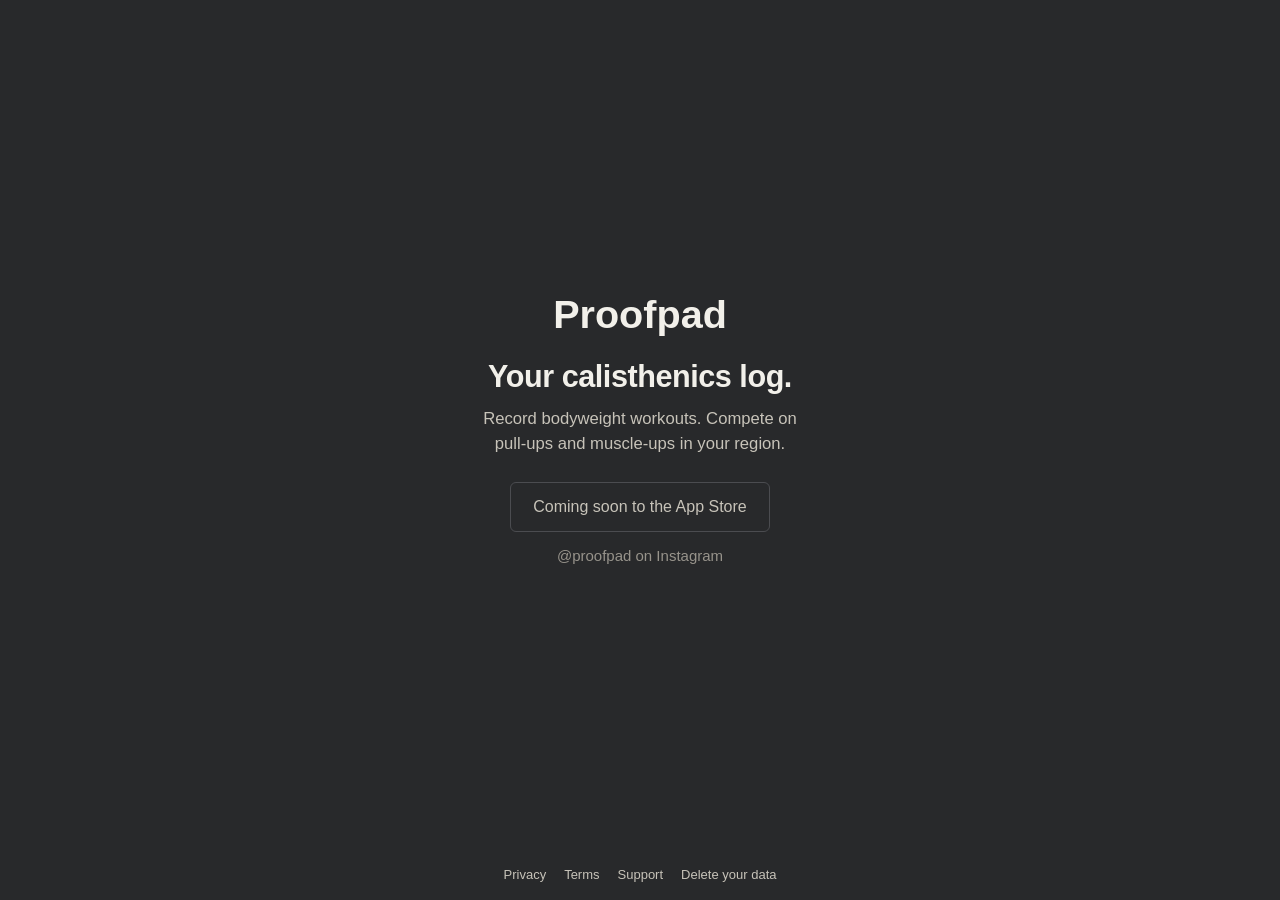
<file: index.html>
<!doctype html>
<html lang="en">
<head>
<meta charset="utf-8">
<meta name="viewport" content="width=device-width,initial-scale=1,viewport-fit=cover">
<meta name="color-scheme" content="dark">
<meta name="theme-color" content="#28292B">
<title>Proofpad — Your calisthenics log.</title>
<meta name="description" content="Proofpad is a calisthenics workout log for iPhone. Record bodyweight workouts. Compete on pull-ups and muscle-ups in your region.">
<meta property="og:title" content="Proofpad — Your calisthenics log.">
<meta property="og:description" content="Record bodyweight workouts. Compete on pull-ups and muscle-ups in your region. Coming soon to the App Store.">
<meta property="og:url" content="https://proofpad.co/">
<meta property="og:type" content="website">
<link rel="icon" href="/favicon.ico" sizes="32x32">
<link rel="icon" type="image/png" href="/icon-192.png" sizes="192x192">
<link rel="icon" type="image/png" href="/icon-512.png" sizes="512x512">
<link rel="apple-touch-icon" href="/apple-touch-icon.png">
<link rel="stylesheet" href="style.css?v=3">
</head>
<body class="home">

<main>
  <p class="wordmark">Proofpad</p>
  <div class="stack">
    <h1 class="lede">Your calisthenics log.</h1>
    <p class="sub">Record bodyweight workouts. Compete on pull-ups and muscle-ups in your region.</p>
  </div>
  <div class="cta">
    <!-- The App Store badge drops in here on launch day: Apple's official
         white SVG, nothing else on the page moves. -->
    <p class="slot">Coming soon to the App Store</p>
    <a class="ig" href="https://www.instagram.com/proofpad/">@proofpad on Instagram</a>
  </div>
</main>

<footer>
  <a href="/privacy">Privacy</a>
  <a href="/terms">Terms</a>
  <a href="/support">Support</a>
  <a href="/privacy#delete">Delete your data</a>
</footer>

</body>
</html>
</file>
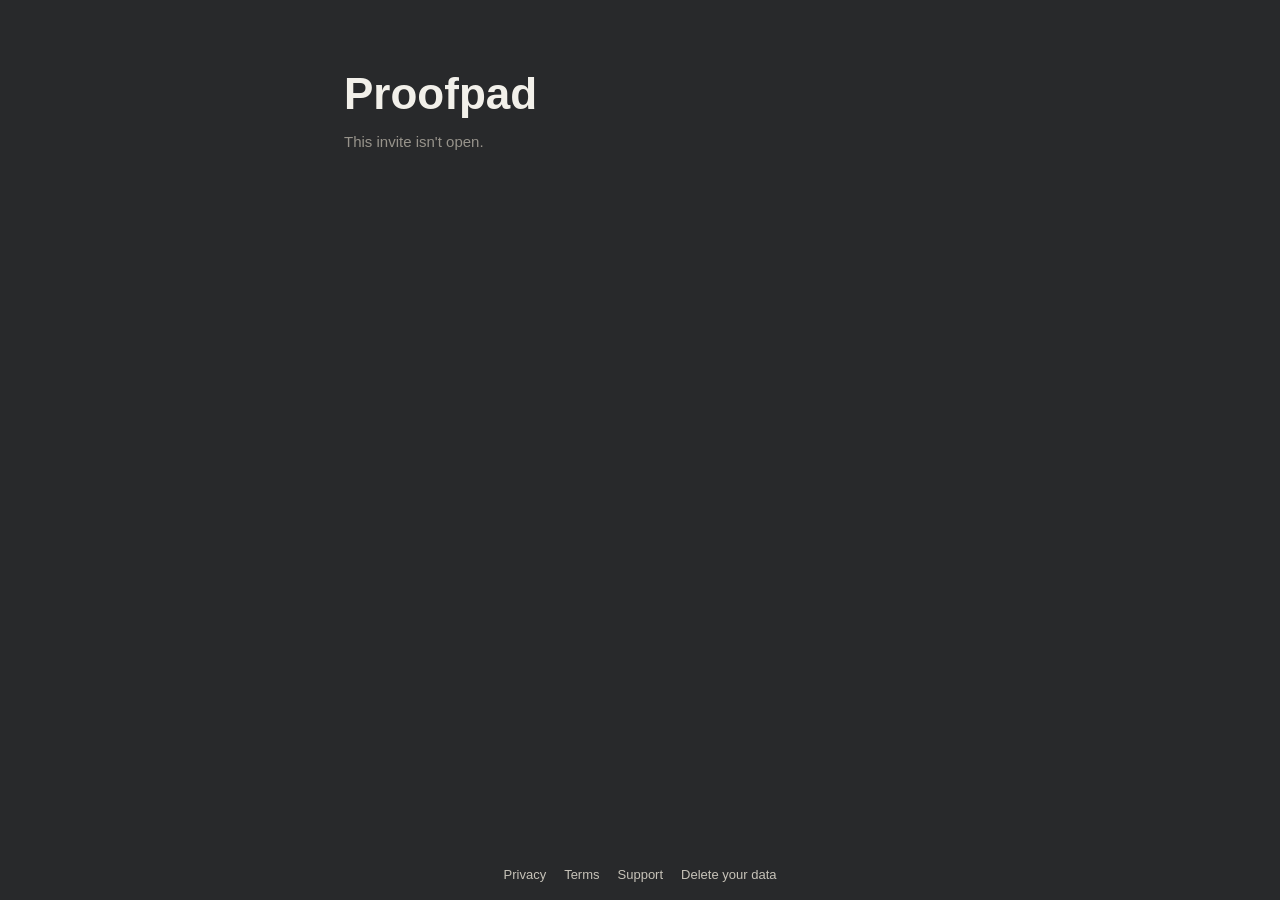
<file: join.html>
<!doctype html>
<html lang="en">
<head>
<meta charset="utf-8">
<meta name="viewport" content="width=device-width,initial-scale=1,viewport-fit=cover">
<meta name="color-scheme" content="dark">
<meta name="theme-color" content="#28292B">
<title>A challenge on Proofpad</title>
<meta name="description" content="A friend is challenging you — a few exercises, a deadline, something at stake. Open the link to see the terms and join.">
<meta property="og:title" content="A challenge on Proofpad">
<meta property="og:description" content="A friend is challenging you — a few exercises, a deadline, something at stake. Open the link to see the terms and join.">
<meta property="og:image" content="https://proofpad.co/icon-512.png">
<meta property="og:type" content="website">
<meta name="robots" content="noindex">
<link rel="icon" href="/favicon.ico" sizes="32x32">
<link rel="icon" type="image/png" href="/icon-192.png" sizes="192x192">
<link rel="apple-touch-icon" href="/apple-touch-icon.png">
<link rel="stylesheet" href="/style.css?v=4">
</head>
<body>

<main>
  <a class="wordmark" href="/">Proofpad</a>

  <!-- The invite, as anyone holding the link sees it: the Bout's terms and
       every member's Proofpad username — read live, so a rename follows —
       and never an account id (docs/bouts-spec.md decision 11, amended
       2026-10-18: Bouts show usernames). Rendered from bout_invite_preview,
       the one anonymous door the server has. -->
  <section id="invite" aria-live="polite">
    <p class="quiet" id="status">Loading the challenge…</p>
  </section>

  <template id="card-template">
    <p class="eyebrow">You're invited to a Bout</p>
    <h1 class="bout-name"></h1>
    <p class="mono dates"></p>
    <p class="terms"></p>
    <!-- The link gate's sentence (docs/bouts-spec.md decision 32, Boards v3
         step 8, 2026-10-30): one line, said to everyone — the page cannot
         know who is linked. Mirrors BoutCopy.joinLinkLine. -->
    <p class="quiet link-gate">You'll need to link your Instagram to Proofpad before your workouts count.</p>
    <div class="card">
      <p class="micro stakes-label">Stakes</p>
      <p class="stakes"></p>
      <p class="micro">In it</p>
      <p class="members"></p>
    </div>
    <p class="quiet closes"></p>
    <div class="actions">
      <a class="btn open" href="#">Open in Proofpad</a>
      <button class="btn secondary get" type="button">Get Proofpad</button>
    </div>
    <p class="quiet fallback" hidden>Proofpad didn't open — get it below.</p>
    <p class="quiet copied" hidden>Link copied. Install Proofpad, sign in, and you'll land right here.</p>
    <p class="quiet store" hidden>Coming soon to the App Store.</p>
  </template>
</main>

<footer>
  <a href="/privacy">Privacy</a>
  <a href="/terms">Terms</a>
  <a href="/support">Support</a>
  <a href="/privacy#delete">Delete your data</a>
</footer>

<script>
(function () {
  // The publishable key is public by design — RLS is the protection, and the
  // preview RPC is the only thing anon can call about a Bout.
  var API = "https://shmnxehvetkphousuods.supabase.co/rest/v1/rpc/bout_invite_preview";
  var KEY = "sb_publishable_GZhozzVFRkinYi_NFGPvjg_daZ5339-";
  var MONTHS = ["Jan","Feb","Mar","Apr","May","Jun","Jul","Aug","Sep","Oct","Nov","Dec"];

  var status = document.getElementById("status");
  var invite = document.getElementById("invite");
  var token = (new URLSearchParams(location.search).get("b") || "").trim();

  function say(text) { status.hidden = false; status.textContent = text; }

  // The app's short date: "Aug 29 26".
  function shortDate(iso) {
    var d = new Date(iso);
    if (isNaN(d)) return "";
    var day = String(d.getDate()).padStart(2, "0");
    return MONTHS[d.getMonth()] + " " + day + " " + String(d.getFullYear()).slice(-2);
  }

  // The challenge in the invite's own words — a MIRROR of BoutCopy.challenge
  // in the app (Sync/Bouts.swift), which is the source; change both.
  var NOUNS = { "pull-up": "pull-ups", "muscle-up": "muscle-ups" };
  function spokenName(name) {
    var t = name.trim();
    if (t.length > 1 && /[A-Z]/.test(t[0]) && /[a-z]/.test(t[1])) return t[0].toLowerCase() + t.slice(1);
    return t;
  }
  var SET_PHRASE = ["the", "to", "of", "on", "in", "a", "an"];
  function plural(word) {
    if (!/[A-Za-z]$/.test(word)) return word;               // "Push-ups!", an emoji
    var tokens = word.toLowerCase().split(/[ -]+/);
    if (tokens.length >= 2 && SET_PHRASE.indexOf(tokens[tokens.length - 2]) >= 0) return word;  // "skin the cat", "toes-to-bar"
    var lower = word.toLowerCase();
    if (/ss$/.test(lower)) return word + "es";                // "press" → "presses"
    if (/s$/.test(lower)) return word;
    if (/(ch|sh|x|z)$/.test(lower)) return word + "es";
    if (/[^aeiou]y$/.test(lower)) return word.slice(0, -1) + "ies";
    return word + "s";
  }
  function noun(e, count) {
    if (NOUNS[e.key]) return count === 1 ? NOUNS[e.key].slice(0, -1) : NOUNS[e.key];
    var base = spokenName(e.name);
    if (e.measurement !== "reps" || count === 1) return base;
    return plural(base);
  }
  function spokenSeconds(s) {
    if (s < 60) return s + " sec";
    if (s % 60 === 0) return (s / 60) + " min";
    return Math.floor(s / 60) + ":" + String(s % 60).padStart(2, "0");
  }
  function amount(value, e) {
    if (e.measurement === "hold") return spokenSeconds(value) + " of " + noun(e, 2);
    return value + " " + noun(e, value);
  }
  function joined(items) {
    if (items.length <= 1) return items.join("");
    if (items.length === 2) return items[0] + " and " + items[1];
    return items.slice(0, -1).join(", ") + " and " + items[items.length - 1];
  }
  function spokenList(items) {
    if (items.length <= 3) return joined(items);
    return items.slice(0, 3).join(", ") + " and " + (items.length - 3) + " more";
  }
  function spokenDate(iso) {
    var d = new Date(iso), now = new Date();
    if (isNaN(d)) return "";
    var s = MONTHS[d.getMonth()] + " " + d.getDate();
    return d.getFullYear() === now.getFullYear() ? s : s + ", " + d.getFullYear();
  }
  function challenge(p) {
    var ex = p.exercises, deadline = p.ends_at ? spokenDate(p.ends_at) : "";
    var allReps = ex.every(function (e) { return e.measurement === "reps"; });
    var targets = ex.map(function (e) { return e.target || 0; });
    var oneNumber = allReps && new Set(targets).size === 1;
    if (p.format === "total") {
      return "most " + spokenList(ex.map(function (e) {
        if (e.measurement === "hold") return noun(e, 2) + " time";
        return noun(e, 2);
      })) + " by " + deadline;
    }
    if (p.format === "race") {
      // A race has no deadline (bouts-spec decision 19).
      if (ex.length === 1) return "first to " + amount(targets[0], ex[0]);
      if (oneNumber) return "first to " + targets[0] + " of each — " + spokenList(ex.map(function (e) { return noun(e, 2); }));
      return "first to " + spokenList(ex.map(function (e) { return amount(e.target || 0, e); }));
    }
    var tail = "until " + deadline + ", most days wins";
    if (ex.length === 1) return amount(targets[0], ex[0]) + " a day " + tail;
    if (oneNumber) return targets[0] + " a day of each — " + spokenList(ex.map(function (e) { return noun(e, 2); })) + " — " + tail;
    return spokenList(ex.map(function (e) { return amount(e.target || 0, e); })) + " a day " + tail;
  }

  function render(p) {
    var node = document.getElementById("card-template").content.cloneNode(true);
    node.querySelector(".bout-name").textContent = p.name;
    node.querySelector(".dates").textContent = p.ends_at
      ? shortDate(p.starts_at) + " → " + shortDate(p.ends_at)
      : "Starts " + shortDate(p.starts_at) + " · no deadline — a race nobody has logged for 30 days expires";
    var line = challenge(p);
    node.querySelector(".terms").textContent = line.charAt(0).toUpperCase() + line.slice(1) + ".";
    if (p.stakes) {
      node.querySelector(".stakes").textContent = p.stakes;
    } else {
      node.querySelector(".stakes-label").remove();
      node.querySelector(".stakes").remove();
    }
    var seats = p.seats_open === 1 ? "1 seat open" : p.seats_open + " seats open";
    // A paid host's Bout holds up to a hundred (bouts-spec 24): the first
    // ten names, then "and 87 more" — a hundred names is a list, not a line.
    var shown = p.members.slice(0, 10);
    var hidden = p.members.length - shown.length;
    var names = shown.join(", ") + (hidden > 0 ? " and " + hidden + " more" : "");
    // Seats are counted only while joining is open (full or started: names alone).
    var cap = p.max_members ? " · up to " + p.max_members : "";
    node.querySelector(".members").textContent = p.is_open
      ? names + " · " + seats + cap
      : names;

    var closes = node.querySelector(".closes");
    var actions = node.querySelector(".actions");
    // Full before closed: the server's is_open is false for both, and a full
    // bout whose start is still ahead has not started (the app's isFull).
    if (p.seats_open === 0 && new Date(p.starts_at) > new Date()) {
      // The line (bouts-spec 25): the seats are taken; in the app you ask
      // and the host can make room. The page can only point. `host` is the
      // host's username.
      var host = p.host || "The host";
      closes.textContent = "The seats are taken. " + host + " can make room for up to 100. Open in Proofpad to ask — you're in when they do.";
    } else if (!p.is_open) {
      closes.textContent = "Joining closed — this one started " + shortDate(p.starts_at) + ".";
      actions.remove();
    } else {
      closes.textContent = "Joining closes when it starts.";
      var link = "https://proofpad.co/join?b=" + encodeURIComponent(token);
      var open = node.querySelector(".open");
      var fallback = node.querySelector(".fallback");
      open.href = "proofpad://join?b=" + encodeURIComponent(token);
      // Honest fallback: if the page is still on screen a beat after the
      // tap, the app didn't open. No user-agent sniffing.
      open.addEventListener("click", function () {
        var hidden = false;
        var onHide = function () { hidden = true; };
        document.addEventListener("visibilitychange", onHide, { once: true });
        setTimeout(function () {
          document.removeEventListener("visibilitychange", onHide);
          if (!hidden && document.visibilityState === "visible") fallback.hidden = false;
        }, 1200);
      });
      var get = node.querySelector(".get");
      var copied = node.querySelector(".copied");
      var store = node.querySelector(".store");
      get.addEventListener("click", function () {
        // Copy on the tap (a user gesture): after install and sign-in the
        // app finds the link on the clipboard and opens the join screen —
        // docs/bouts-spec.md decision 8. The store line replaces the badge
        // until the app is live (README).
        var done = function () { copied.hidden = false; store.hidden = false; get.disabled = true; };
        if (navigator.clipboard && navigator.clipboard.writeText) {
          navigator.clipboard.writeText(link).then(done, function () { legacyCopy(link); done(); });
        } else {
          legacyCopy(link); done();
        }
      });
    }
    status.hidden = true;
    invite.appendChild(node);
  }

  function legacyCopy(text) {
    var ta = document.createElement("textarea");
    ta.value = text; ta.setAttribute("readonly", "");
    ta.style.position = "fixed"; ta.style.top = "-1000px";
    document.body.appendChild(ta); ta.select();
    try { document.execCommand("copy"); } catch (e) {}
    document.body.removeChild(ta);
  }

  if (!token) { say("This invite isn't open."); return; }

  fetch(API, {
    method: "POST",
    headers: { "apikey": KEY, "Authorization": "Bearer " + KEY, "Content-Type": "application/json" },
    body: JSON.stringify({ p_token: token })
  }).then(function (r) {
    if (!r.ok) throw new Error(String(r.status));
    return r.text();
  }).then(function (text) {
    var p = text && text !== "null" ? JSON.parse(text) : null;
    if (!p) { say("This invite isn't open."); return; }
    render(p);
  }).catch(function () {
    say("Couldn't load this invite.");
  });
})();
</script>

</body>
</html>
</file>
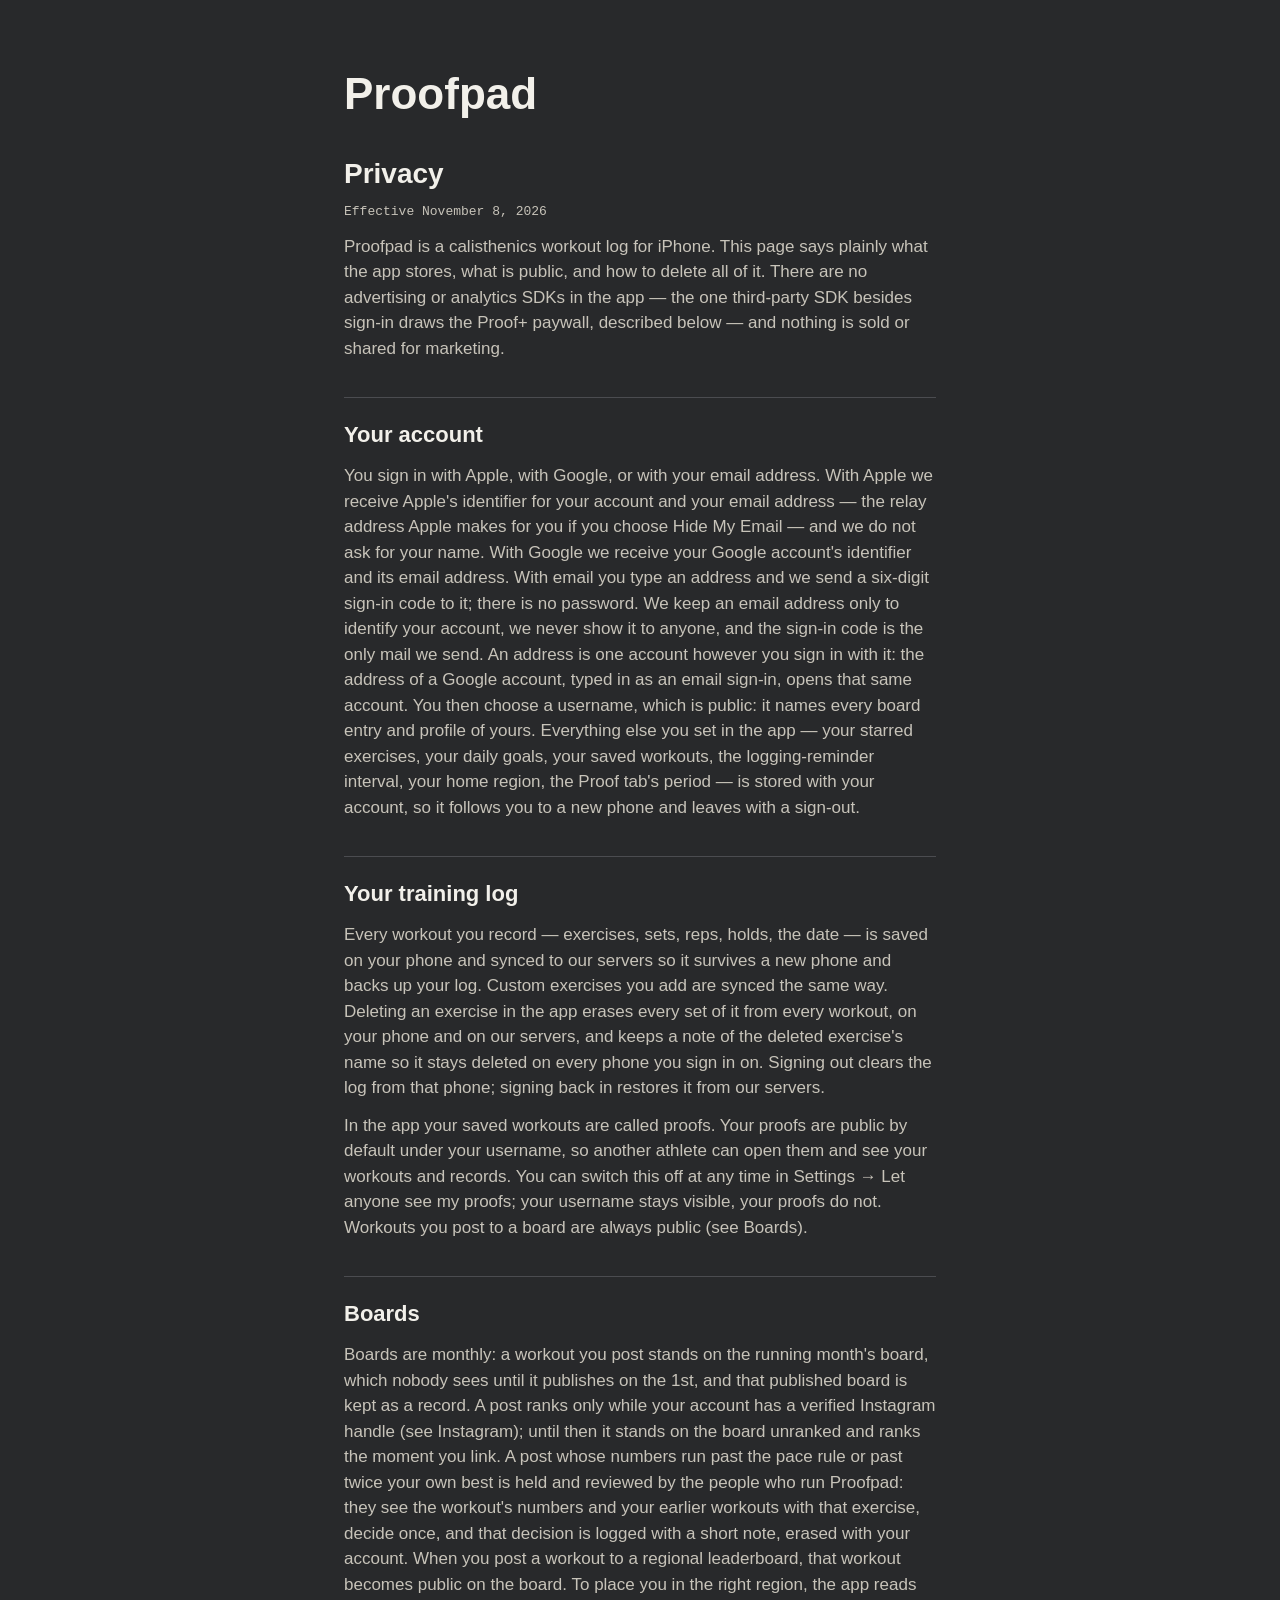
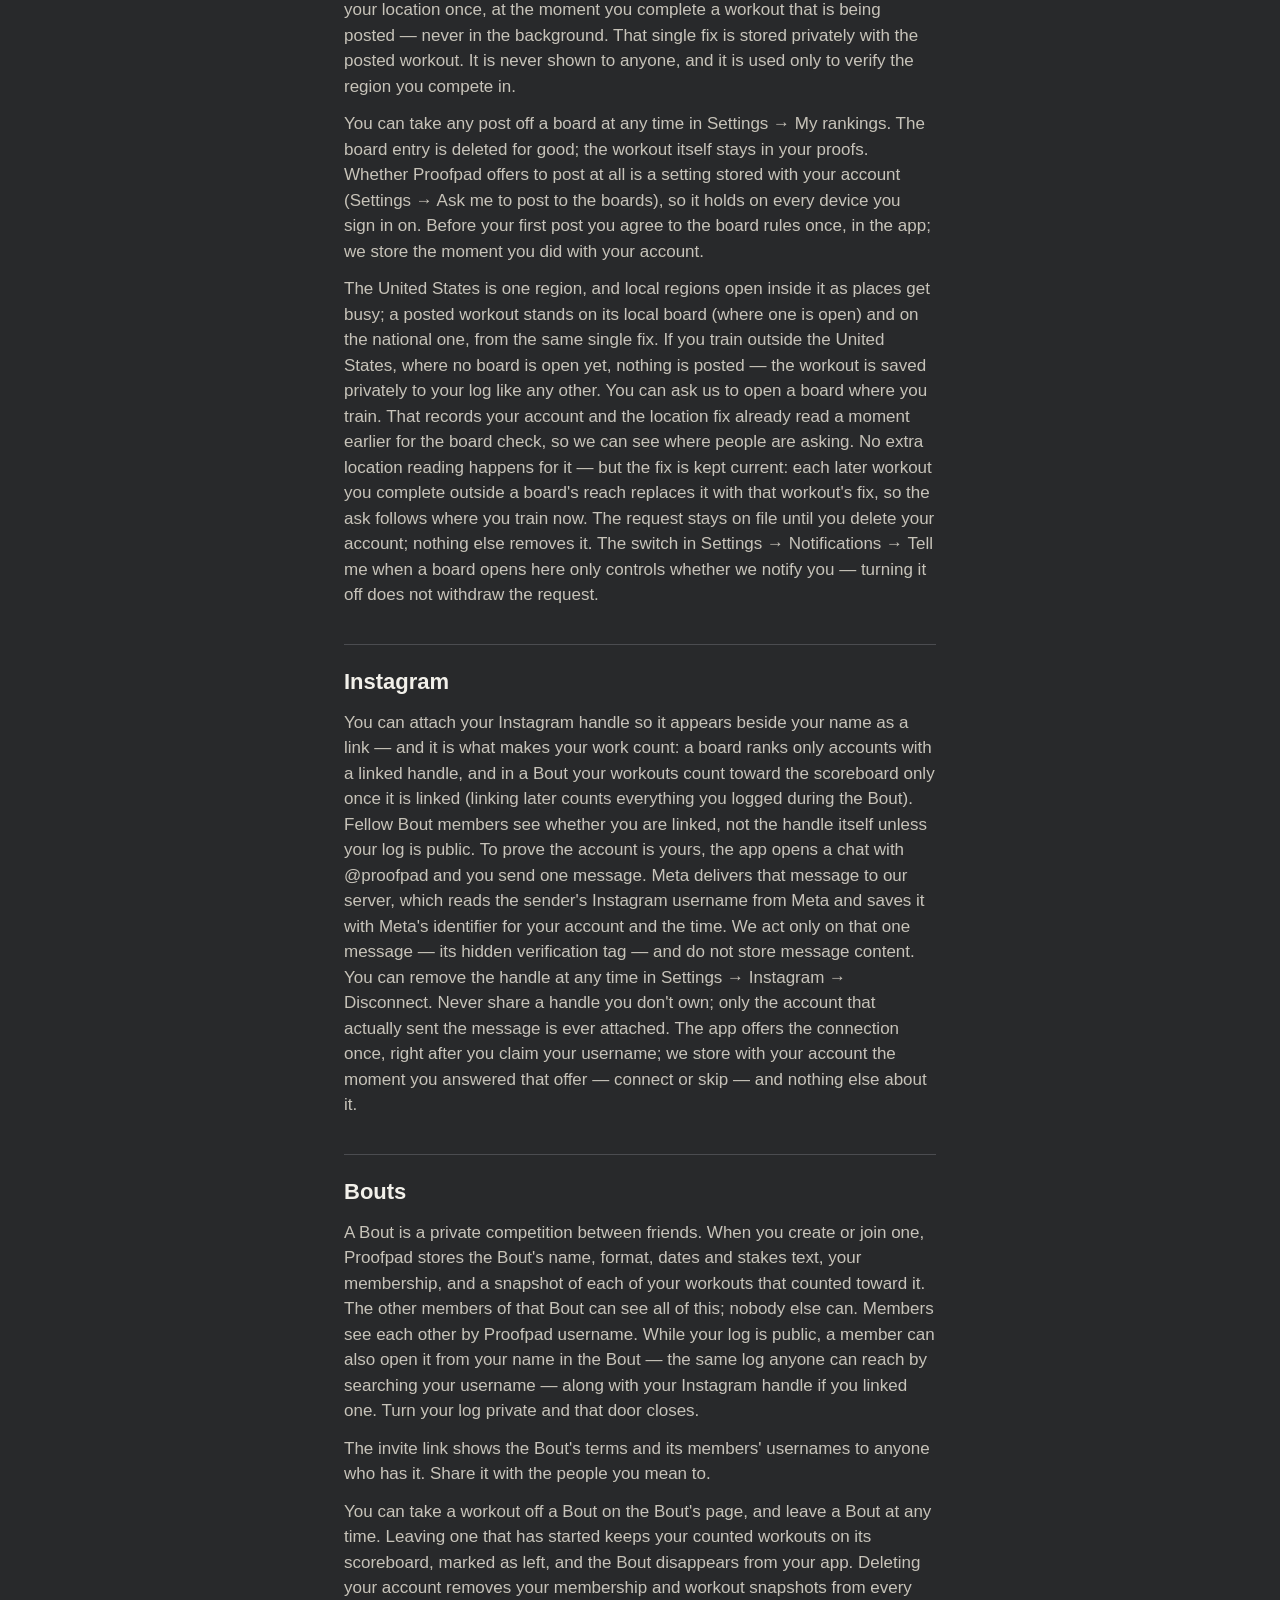
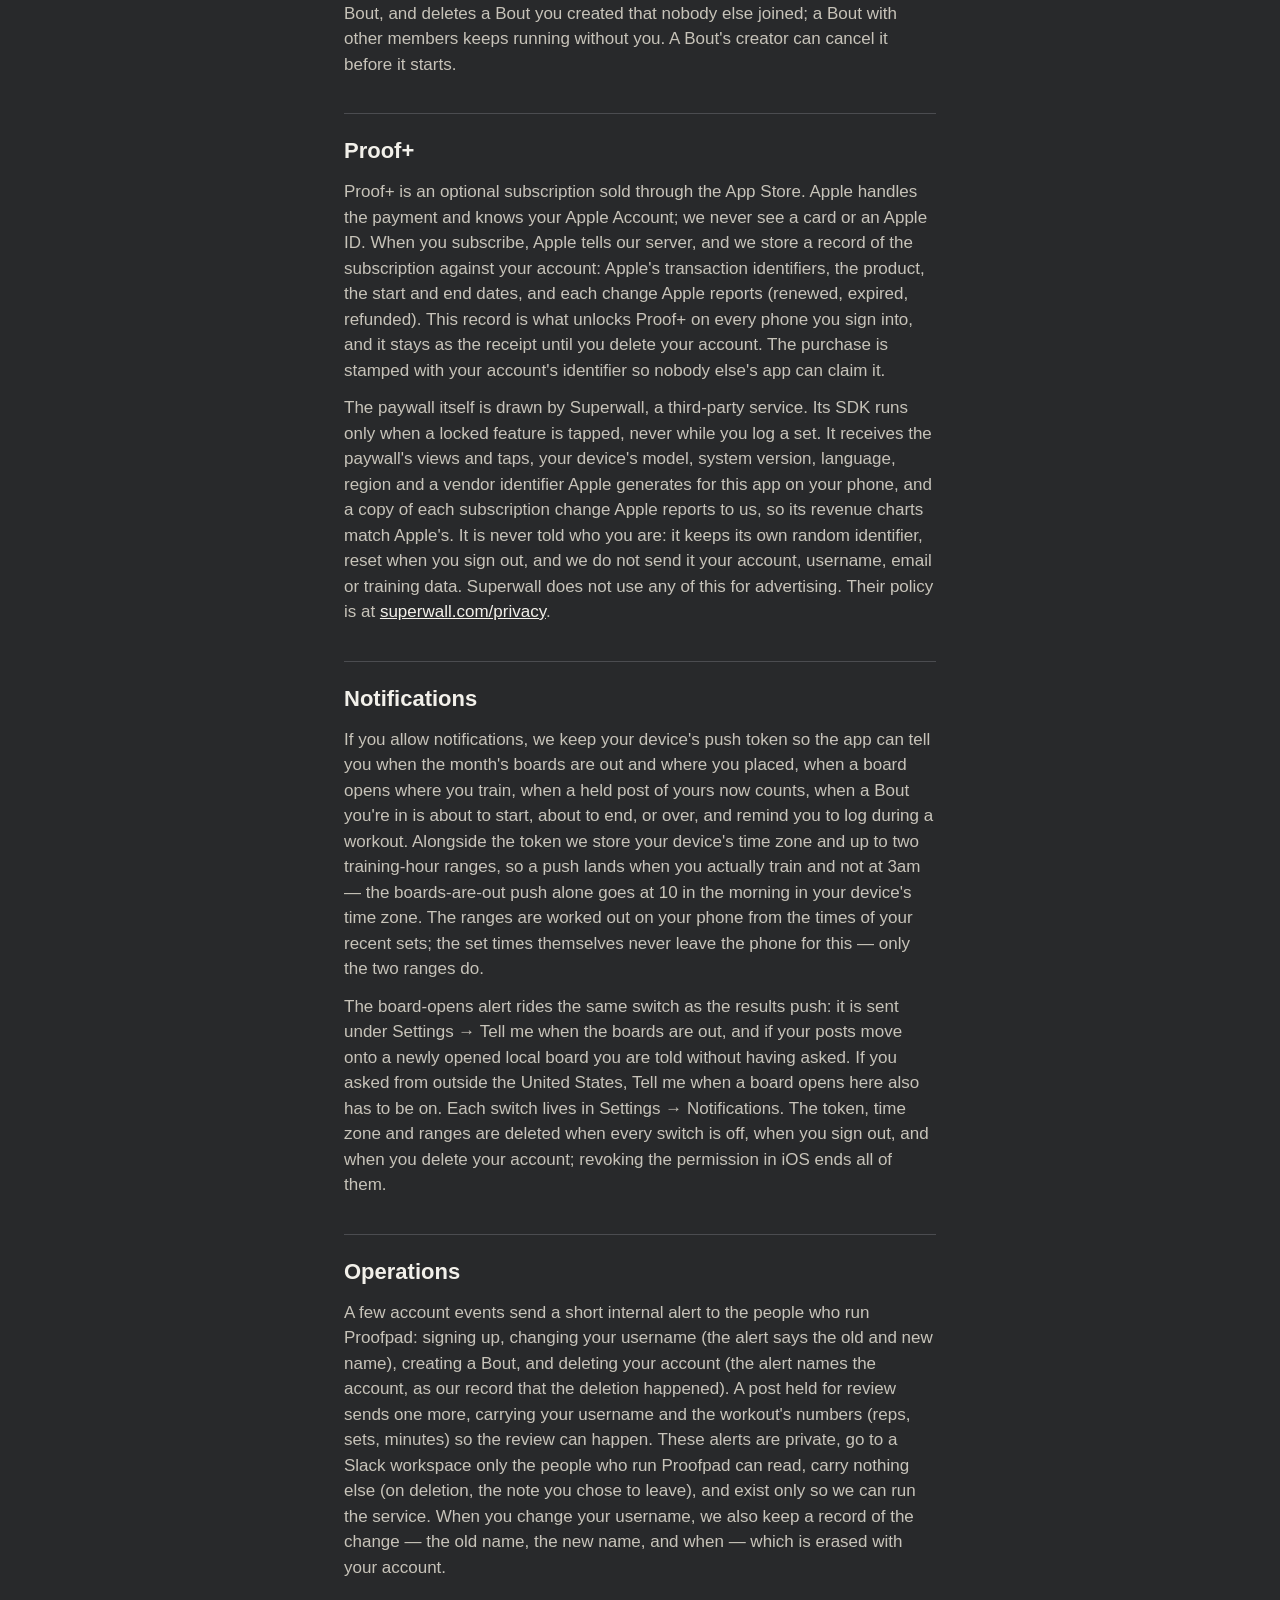
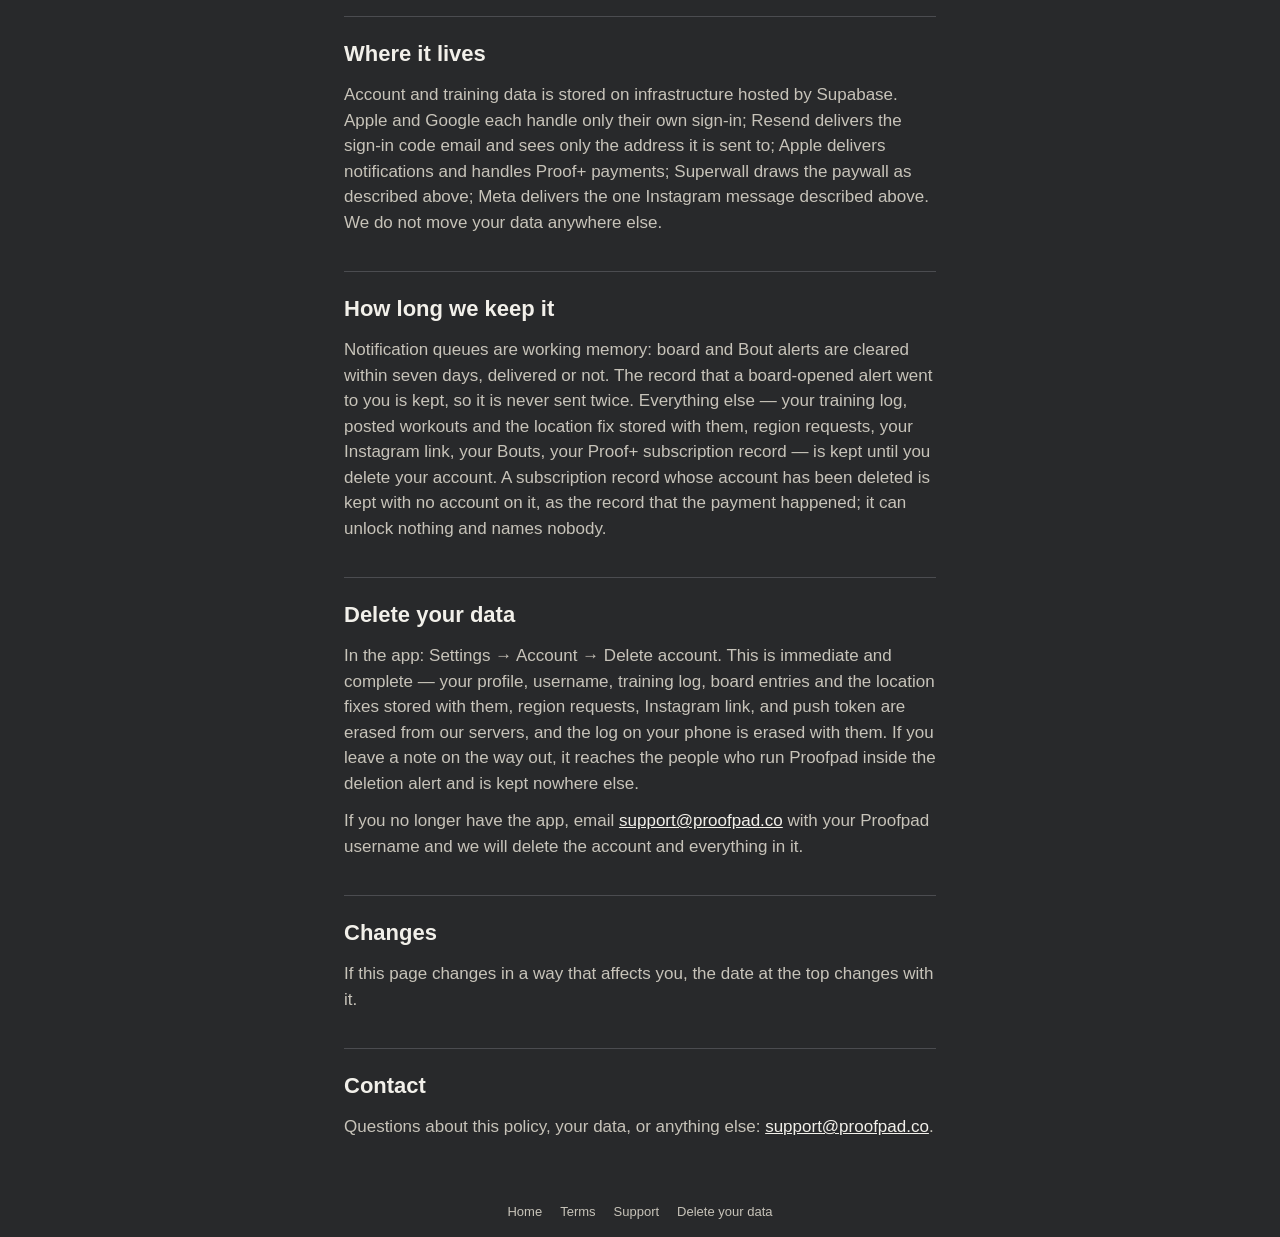
<file: privacy.html>
<!doctype html>
<html lang="en">
<head>
<meta charset="utf-8">
<meta name="viewport" content="width=device-width,initial-scale=1">
<meta name="color-scheme" content="dark">
<meta name="theme-color" content="#28292B">
<title>Proofpad — Privacy</title>
<meta name="description" content="What Proofpad stores, what is public, and how to delete your data.">
<link rel="icon" href="/favicon.ico" sizes="32x32">
<link rel="icon" type="image/png" href="/icon-192.png" sizes="192x192">
<link rel="icon" type="image/png" href="/icon-512.png" sizes="512x512">
<link rel="apple-touch-icon" href="/apple-touch-icon.png">
<link rel="stylesheet" href="style.css?v=3">
</head>
<body>
<main>
  <a class="wordmark" href="/">Proofpad</a>
  <h1>Privacy</h1>
  <p class="mono">Effective November 8, 2026</p>
  <p>Proofpad is a calisthenics workout log for iPhone. This page says plainly what the app stores, what is public, and how to delete all of it. There are no advertising or analytics SDKs in the app &mdash; the one third-party SDK besides sign-in draws the Proof+ paywall, described below &mdash; and nothing is sold or shared for marketing.</p>

  <h2>Your account</h2>
  <p>You sign in with Apple, with Google, or with your email address. With Apple we receive Apple's identifier for your account and your email address &mdash; the relay address Apple makes for you if you choose Hide My Email &mdash; and we do not ask for your name. With Google we receive your Google account's identifier and its email address. With email you type an address and we send a six-digit sign-in code to it; there is no password. We keep an email address only to identify your account, we never show it to anyone, and the sign-in code is the only mail we send. An address is one account however you sign in with it: the address of a Google account, typed in as an email sign-in, opens that same account. You then choose a username, which is public: it names every board entry and profile of yours. Everything else you set in the app &mdash; your starred exercises, your daily goals, your saved workouts, the logging-reminder interval, your home region, the Proof tab's period &mdash; is stored with your account, so it follows you to a new phone and leaves with a sign-out.</p>

  <h2>Your training log</h2>
  <p>Every workout you record — exercises, sets, reps, holds, the date — is saved on your phone and synced to our servers so it survives a new phone and backs up your log. Custom exercises you add are synced the same way. Deleting an exercise in the app erases every set of it from every workout, on your phone and on our servers, and keeps a note of the deleted exercise's name so it stays deleted on every phone you sign in on. Signing out clears the log from that phone; signing back in restores it from our servers.</p>
  <p>In the app your saved workouts are called proofs. Your proofs are public by default under your username, so another athlete can open them and see your workouts and records. You can switch this off at any time in Settings → Let anyone see my proofs; your username stays visible, your proofs do not. Workouts you post to a board are always public (see Boards).</p>

  <h2>Boards</h2>
  <p>Boards are monthly: a workout you post stands on the running month's board, which nobody sees until it publishes on the 1st, and that published board is kept as a record. A post ranks only while your account has a verified Instagram handle (see Instagram); until then it stands on the board unranked and ranks the moment you link. A post whose numbers run past the pace rule or past twice your own best is held and reviewed by the people who run Proofpad: they see the workout's numbers and your earlier workouts with that exercise, decide once, and that decision is logged with a short note, erased with your account. When you post a workout to a regional leaderboard, that workout becomes public on the board. To place you in the right region, the app reads your location once, at the moment you complete a workout that is being posted — never in the background. That single fix is stored privately with the posted workout. It is never shown to anyone, and it is used only to verify the region you compete in.</p>
  <p>You can take any post off a board at any time in Settings → My rankings. The board entry is deleted for good; the workout itself stays in your proofs. Whether Proofpad offers to post at all is a setting stored with your account (Settings → Ask me to post to the boards), so it holds on every device you sign in on. Before your first post you agree to the board rules once, in the app; we store the moment you did with your account.</p>

  <p>The United States is one region, and local regions open inside it as places get busy; a posted workout stands on its local board (where one is open) and on the national one, from the same single fix. If you train outside the United States, where no board is open yet, nothing is posted &mdash; the workout is saved privately to your log like any other. You can ask us to open a board where you train. That records your account and the location fix already read a moment earlier for the board check, so we can see where people are asking. No extra location reading happens for it &mdash; but the fix is kept current: each later workout you complete outside a board's reach replaces it with that workout's fix, so the ask follows where you train now. The request stays on file until you delete your account; nothing else removes it. The switch in Settings &rarr; Notifications &rarr; Tell me when a board opens here only controls whether we notify you &mdash; turning it off does not withdraw the request.</p>

  <h2>Instagram</h2>
  <p>You can attach your Instagram handle so it appears beside your name as a link &mdash; and it is what makes your work count: a board ranks only accounts with a linked handle, and in a Bout your workouts count toward the scoreboard only once it is linked (linking later counts everything you logged during the Bout). Fellow Bout members see whether you are linked, not the handle itself unless your log is public. To prove the account is yours, the app opens a chat with @proofpad and you send one message. Meta delivers that message to our server, which reads the sender's Instagram username from Meta and saves it with Meta's identifier for your account and the time. We act only on that one message — its hidden verification tag — and do not store message content. You can remove the handle at any time in Settings → Instagram → Disconnect. Never share a handle you don't own; only the account that actually sent the message is ever attached. The app offers the connection once, right after you claim your username; we store with your account the moment you answered that offer — connect or skip — and nothing else about it.</p>

  <h2>Bouts</h2>
  <p>A Bout is a private competition between friends. When you create or join one, Proofpad stores the Bout's name, format, dates and stakes text, your membership, and a snapshot of each of your workouts that counted toward it. The other members of that Bout can see all of this; nobody else can. Members see each other by Proofpad username. While your log is public, a member can also open it from your name in the Bout &mdash; the same log anyone can reach by searching your username &mdash; along with your Instagram handle if you linked one. Turn your log private and that door closes.</p>
  <p>The invite link shows the Bout's terms and its members' usernames to anyone who has it. Share it with the people you mean to.</p>
  <p>You can take a workout off a Bout on the Bout's page, and leave a Bout at any time. Leaving one that has started keeps your counted workouts on its scoreboard, marked as left, and the Bout disappears from your app. Deleting your account removes your membership and workout snapshots from every Bout, and deletes a Bout you created that nobody else joined; a Bout with other members keeps running without you. A Bout's creator can cancel it before it starts.</p>

  <h2>Proof+</h2>
  <p>Proof+ is an optional subscription sold through the App Store. Apple handles the payment and knows your Apple Account; we never see a card or an Apple ID. When you subscribe, Apple tells our server, and we store a record of the subscription against your account: Apple's transaction identifiers, the product, the start and end dates, and each change Apple reports (renewed, expired, refunded). This record is what unlocks Proof+ on every phone you sign into, and it stays as the receipt until you delete your account. The purchase is stamped with your account's identifier so nobody else's app can claim it.</p>
  <p>The paywall itself is drawn by Superwall, a third-party service. Its SDK runs only when a locked feature is tapped, never while you log a set. It receives the paywall's views and taps, your device's model, system version, language, region and a vendor identifier Apple generates for this app on your phone, and a copy of each subscription change Apple reports to us, so its revenue charts match Apple's. It is never told who you are: it keeps its own random identifier, reset when you sign out, and we do not send it your account, username, email or training data. Superwall does not use any of this for advertising. Their policy is at <a href="https://superwall.com/privacy">superwall.com/privacy</a>.</p>

  <h2>Notifications</h2>
  <p>If you allow notifications, we keep your device's push token so the app can tell you when the month's boards are out and where you placed, when a board opens where you train, when a held post of yours now counts, when a Bout you're in is about to start, about to end, or over, and remind you to log during a workout. Alongside the token we store your device's time zone and up to two training-hour ranges, so a push lands when you actually train and not at 3am &mdash; the boards-are-out push alone goes at 10 in the morning in your device's time zone. The ranges are worked out on your phone from the times of your recent sets; the set times themselves never leave the phone for this &mdash; only the two ranges do.</p>
  <p>The board-opens alert rides the same switch as the results push: it is sent under Settings &rarr; Tell me when the boards are out, and if your posts move onto a newly opened local board you are told without having asked. If you asked from outside the United States, Tell me when a board opens here also has to be on. Each switch lives in Settings &rarr; Notifications. The token, time zone and ranges are deleted when every switch is off, when you sign out, and when you delete your account; revoking the permission in iOS ends all of them.</p>

  <h2>Operations</h2>
  <p>A few account events send a short internal alert to the people who run Proofpad: signing up, changing your username (the alert says the old and new name), creating a Bout, and deleting your account (the alert names the account, as our record that the deletion happened). A post held for review sends one more, carrying your username and the workout's numbers (reps, sets, minutes) so the review can happen. These alerts are private, go to a Slack workspace only the people who run Proofpad can read, carry nothing else (on deletion, the note you chose to leave), and exist only so we can run the service. When you change your username, we also keep a record of the change &mdash; the old name, the new name, and when &mdash; which is erased with your account.</p>

  <h2>Where it lives</h2>
  <p>Account and training data is stored on infrastructure hosted by Supabase. Apple and Google each handle only their own sign-in; Resend delivers the sign-in code email and sees only the address it is sent to; Apple delivers notifications and handles Proof+ payments; Superwall draws the paywall as described above; Meta delivers the one Instagram message described above. We do not move your data anywhere else.</p>

  <h2>How long we keep it</h2>
  <p>Notification queues are working memory: board and Bout alerts are cleared within seven days, delivered or not. The record that a board-opened alert went to you is kept, so it is never sent twice. Everything else &mdash; your training log, posted workouts and the location fix stored with them, region requests, your Instagram link, your Bouts, your Proof+ subscription record &mdash; is kept until you delete your account. A subscription record whose account has been deleted is kept with no account on it, as the record that the payment happened; it can unlock nothing and names nobody.</p>

  <h2 id="delete">Delete your data</h2>
  <p>In the app: Settings → Account → Delete account. This is immediate and complete — your profile, username, training log, board entries and the location fixes stored with them, region requests, Instagram link, and push token are erased from our servers, and the log on your phone is erased with them. If you leave a note on the way out, it reaches the people who run Proofpad inside the deletion alert and is kept nowhere else.</p>
  <p>If you no longer have the app, email <a href="mailto:support@proofpad.co">support@proofpad.co</a> with your Proofpad username and we will delete the account and everything in it.</p>

  <h2>Changes</h2>
  <p>If this page changes in a way that affects you, the date at the top changes with it.</p>

  <h2>Contact</h2>
  <p>Questions about this policy, your data, or anything else: <a href="mailto:support@proofpad.co">support@proofpad.co</a>.</p>
</main>
<footer>
  <a href="/">Home</a>
  <a href="/terms">Terms</a>
  <a href="/support">Support</a>
  <a href="/privacy#delete">Delete your data</a>
</footer>
</body>
</html>
</file>
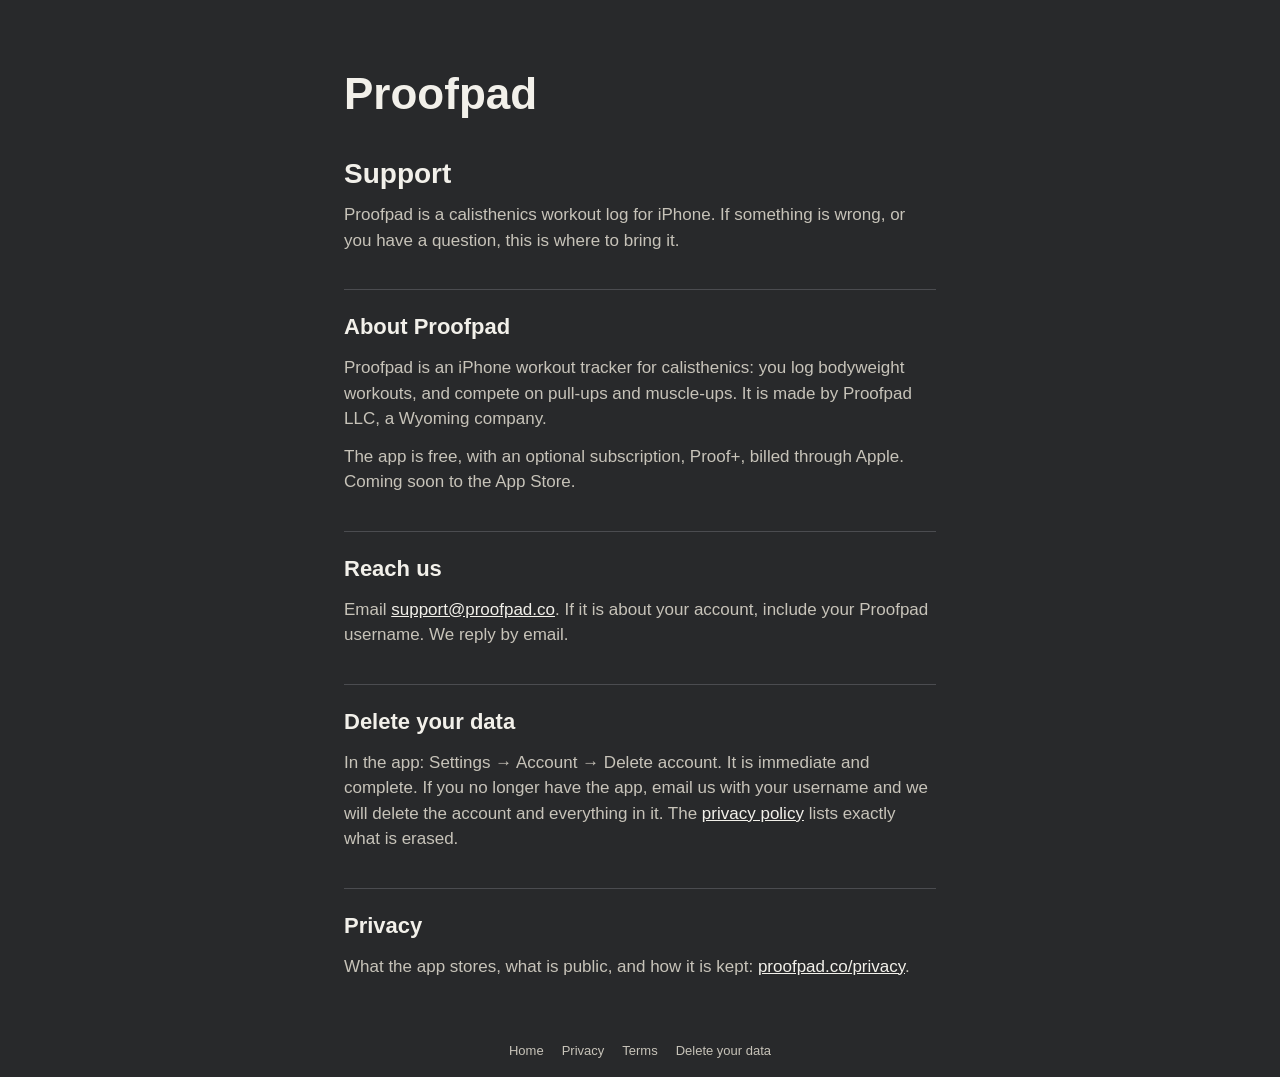
<file: support.html>
<!doctype html>
<html lang="en">
<head>
<meta charset="utf-8">
<meta name="viewport" content="width=device-width,initial-scale=1">
<meta name="color-scheme" content="dark">
<meta name="theme-color" content="#28292B">
<title>Proofpad — Support</title>
<meta name="description" content="Proofpad is an iPhone workout tracker for calisthenics, made by Proofpad LLC. Support, and how to delete your data.">
<link rel="icon" href="/favicon.ico" sizes="32x32">
<link rel="icon" type="image/png" href="/icon-192.png" sizes="192x192">
<link rel="icon" type="image/png" href="/icon-512.png" sizes="512x512">
<link rel="apple-touch-icon" href="/apple-touch-icon.png">
<link rel="stylesheet" href="style.css?v=3">
</head>
<body>
<main>
  <a class="wordmark" href="/">Proofpad</a>
  <h1>Support</h1>
  <p>Proofpad is a calisthenics workout log for iPhone. If something is wrong, or you have a question, this is where to bring it.</p>

  <h2 id="about">About Proofpad</h2>
  <p>Proofpad is an iPhone workout tracker for calisthenics: you log bodyweight workouts, and compete on pull-ups and muscle-ups. It is made by Proofpad LLC, a Wyoming company.</p>
  <p>The app is free, with an optional subscription, Proof+, billed through Apple. Coming soon to the App Store.</p>

  <h2>Reach us</h2>
  <p>Email <a href="mailto:support@proofpad.co">support@proofpad.co</a>. If it is about your account, include your Proofpad username. We reply by email.</p>

  <h2>Delete your data</h2>
  <p>In the app: Settings &rarr; Account &rarr; Delete account. It is immediate and complete. If you no longer have the app, email us with your username and we will delete the account and everything in it. The <a href="/privacy#delete">privacy policy</a> lists exactly what is erased.</p>

  <h2>Privacy</h2>
  <p>What the app stores, what is public, and how it is kept: <a href="/privacy">proofpad.co/privacy</a>.</p>
</main>
<footer>
  <a href="/">Home</a>
  <a href="/privacy">Privacy</a>
  <a href="/terms">Terms</a>
  <a href="/privacy#delete">Delete your data</a>
</footer>
</body>
</html>
</file>
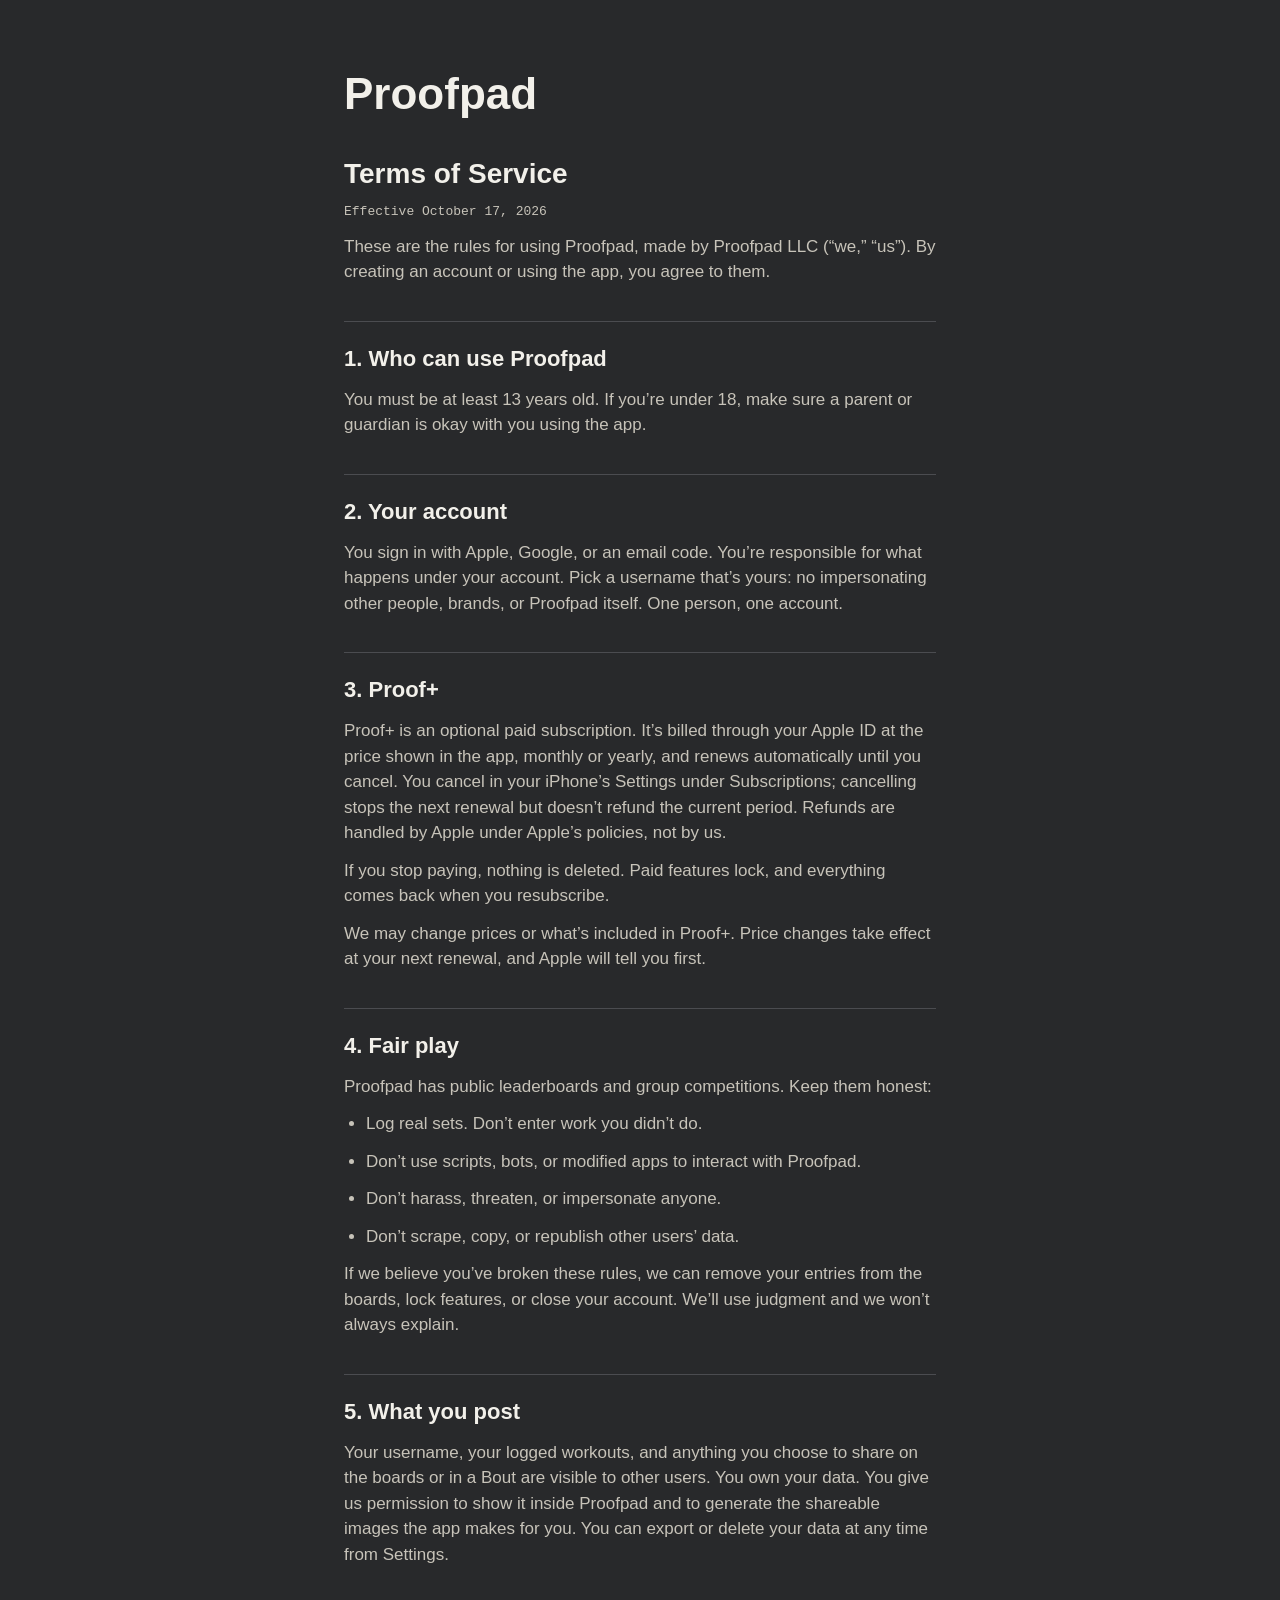
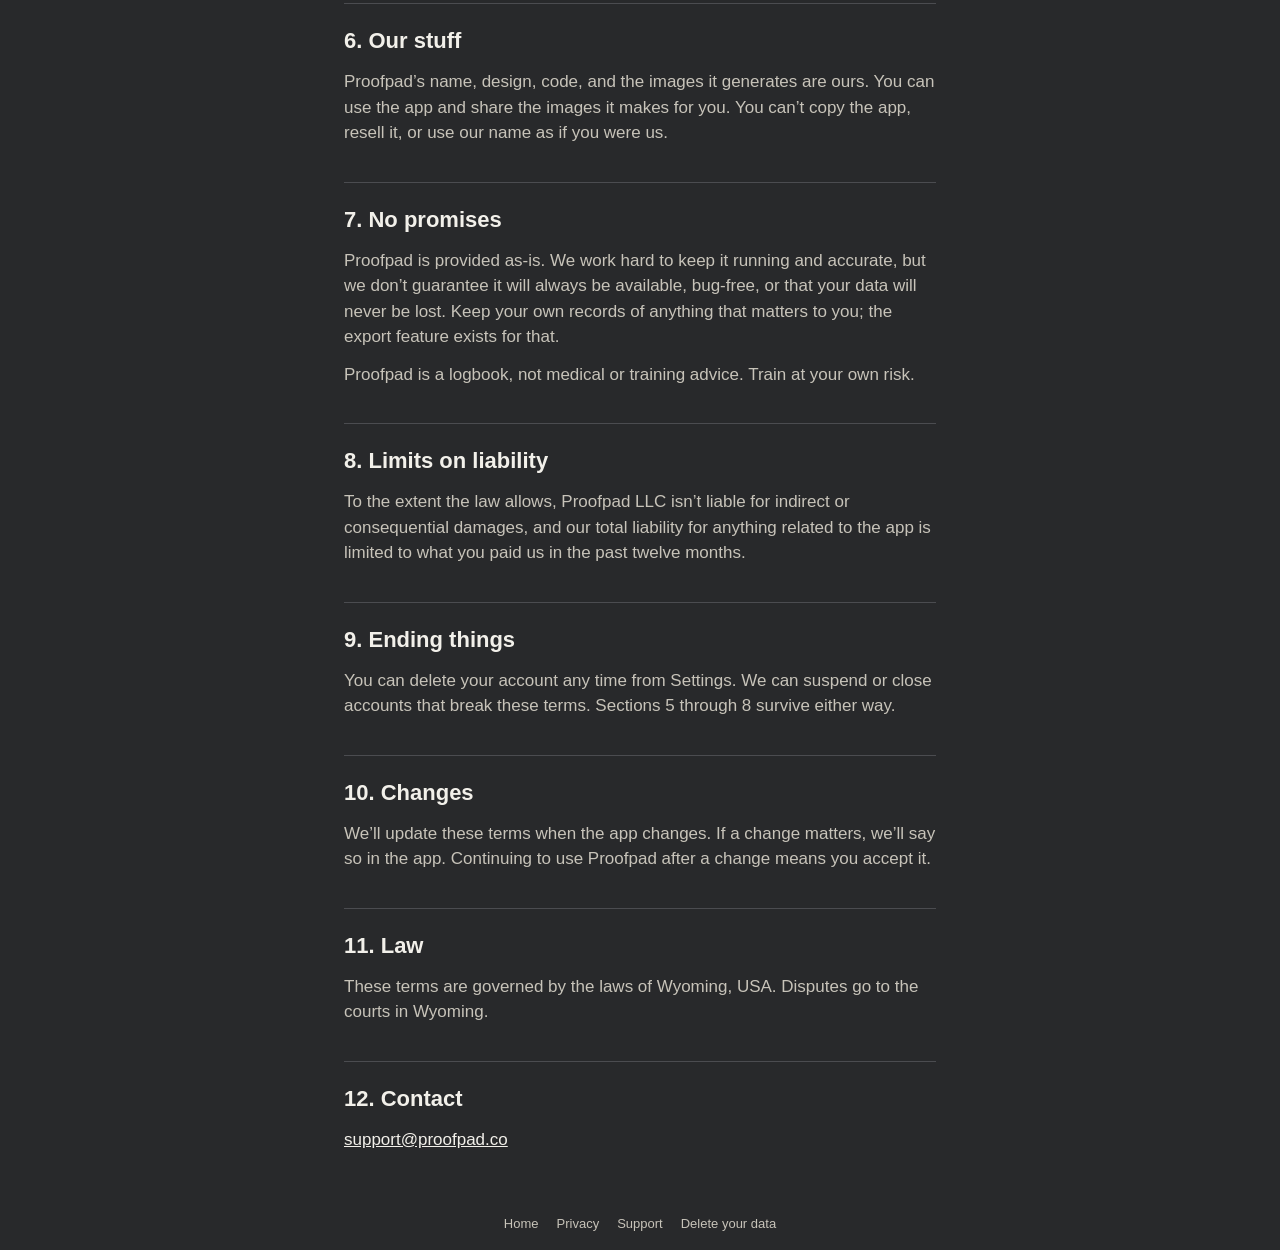
<file: terms.html>
<!doctype html>
<html lang="en">
<head>
<meta charset="utf-8">
<meta name="viewport" content="width=device-width,initial-scale=1">
<meta name="color-scheme" content="dark">
<meta name="theme-color" content="#28292B">
<title>Proofpad — Terms</title>
<meta name="description" content="The rules for using Proofpad: accounts, Proof+, fair play, your data, and ours.">
<link rel="icon" href="/favicon.ico" sizes="32x32">
<link rel="icon" type="image/png" href="/icon-192.png" sizes="192x192">
<link rel="icon" type="image/png" href="/icon-512.png" sizes="512x512">
<link rel="apple-touch-icon" href="/apple-touch-icon.png">
<link rel="stylesheet" href="style.css?v=3">
</head>
<body>
<main>
  <a class="wordmark" href="/">Proofpad</a>
  <h1>Terms of Service</h1>
  <p class="mono">Effective October 17, 2026</p>
  <p>These are the rules for using Proofpad, made by Proofpad LLC (&ldquo;we,&rdquo; &ldquo;us&rdquo;). By creating an account or using the app, you agree to them.</p>

  <h2>1. Who can use Proofpad</h2>
  <p>You must be at least 13 years old. If you&rsquo;re under 18, make sure a parent or guardian is okay with you using the app.</p>

  <h2>2. Your account</h2>
  <p>You sign in with Apple, Google, or an email code. You&rsquo;re responsible for what happens under your account. Pick a username that&rsquo;s yours: no impersonating other people, brands, or Proofpad itself. One person, one account.</p>

  <h2>3. Proof+</h2>
  <p>Proof+ is an optional paid subscription. It&rsquo;s billed through your Apple ID at the price shown in the app, monthly or yearly, and renews automatically until you cancel. You cancel in your iPhone&rsquo;s Settings under Subscriptions; cancelling stops the next renewal but doesn&rsquo;t refund the current period. Refunds are handled by Apple under Apple&rsquo;s policies, not by us.</p>
  <p>If you stop paying, nothing is deleted. Paid features lock, and everything comes back when you resubscribe.</p>
  <p>We may change prices or what&rsquo;s included in Proof+. Price changes take effect at your next renewal, and Apple will tell you first.</p>

  <h2>4. Fair play</h2>
  <p>Proofpad has public leaderboards and group competitions. Keep them honest:</p>
  <ul>
    <li>Log real sets. Don&rsquo;t enter work you didn&rsquo;t do.</li>
    <li>Don&rsquo;t use scripts, bots, or modified apps to interact with Proofpad.</li>
    <li>Don&rsquo;t harass, threaten, or impersonate anyone.</li>
    <li>Don&rsquo;t scrape, copy, or republish other users&rsquo; data.</li>
  </ul>
  <p>If we believe you&rsquo;ve broken these rules, we can remove your entries from the boards, lock features, or close your account. We&rsquo;ll use judgment and we won&rsquo;t always explain.</p>

  <h2>5. What you post</h2>
  <p>Your username, your logged workouts, and anything you choose to share on the boards or in a Bout are visible to other users. You own your data. You give us permission to show it inside Proofpad and to generate the shareable images the app makes for you. You can export or delete your data at any time from Settings.</p>

  <h2>6. Our stuff</h2>
  <p>Proofpad&rsquo;s name, design, code, and the images it generates are ours. You can use the app and share the images it makes for you. You can&rsquo;t copy the app, resell it, or use our name as if you were us.</p>

  <h2>7. No promises</h2>
  <p>Proofpad is provided as-is. We work hard to keep it running and accurate, but we don&rsquo;t guarantee it will always be available, bug-free, or that your data will never be lost. Keep your own records of anything that matters to you; the export feature exists for that.</p>
  <p>Proofpad is a logbook, not medical or training advice. Train at your own risk.</p>

  <h2>8. Limits on liability</h2>
  <p>To the extent the law allows, Proofpad LLC isn&rsquo;t liable for indirect or consequential damages, and our total liability for anything related to the app is limited to what you paid us in the past twelve months.</p>

  <h2>9. Ending things</h2>
  <p>You can delete your account any time from Settings. We can suspend or close accounts that break these terms. Sections 5 through 8 survive either way.</p>

  <h2>10. Changes</h2>
  <p>We&rsquo;ll update these terms when the app changes. If a change matters, we&rsquo;ll say so in the app. Continuing to use Proofpad after a change means you accept it.</p>

  <h2>11. Law</h2>
  <p>These terms are governed by the laws of Wyoming, USA. Disputes go to the courts in Wyoming.</p>

  <h2>12. Contact</h2>
  <p><a href="mailto:support@proofpad.co">support@proofpad.co</a></p>
</main>
<footer>
  <a href="/">Home</a>
  <a href="/privacy">Privacy</a>
  <a href="/support">Support</a>
  <a href="/privacy#delete">Delete your data</a>
</footer>
</body>
</html>
</file>
<file: style.css>
/* Proofpad — the site wears the app's tokens (docs/proofpad-style.md).
   Two page shapes share this file:
     .home     the landing page — ONE fixed viewport, centered, never scrolls
     (default) the document pages (/privacy, /support) — long, and they MUST scroll
   Never move the .home rules onto bare `body`, or the privacy policy loses
   everything below the fold. */
:root{--steel:#28292B;--plate:#333437;--knurl:#3F4043;--seam:#4B4C50;--chalk:#F2F0EA;--ash:#C7C3B9;--smoke:#97938B;--birch:#C89B6A;
--sans:-apple-system,BlinkMacSystemFont,"SF Pro Text","Segoe UI",Roboto,"Helvetica Neue",Helvetica,Arial,sans-serif;
--mono:ui-monospace,"SF Mono",SFMono-Regular,Menlo,Consolas,monospace}
*{box-sizing:border-box;margin:0;padding:0}
html{background:var(--steel);color:var(--chalk);font:17px/1.5 var(--sans);-webkit-font-smoothing:antialiased}
body{min-height:100vh;display:flex;flex-direction:column;background:var(--steel)}

/* ── document pages (/privacy, /support) ─────────────────────────────────────── */
main{width:100%;max-width:640px;margin:0 auto;padding:72px 24px 48px;flex:1}
.wordmark{font-size:44px;font-weight:600;letter-spacing:0;line-height:1;color:var(--chalk);text-decoration:none;display:inline-block}
.lede{font-size:28px;font-weight:600;line-height:1.2;margin-top:40px}
.sub{color:var(--ash);margin-top:14px;font-size:17px}
.quiet{color:var(--smoke);margin-top:28px;font-size:15px}
h1{font-size:28px;font-weight:600;line-height:1.2;margin-top:40px}
h2{font-size:22px;font-weight:600;margin-top:36px;padding-top:20px;border-top:1px solid var(--seam)}
p,li{color:var(--ash);margin-top:12px}
ul{padding-left:22px}
strong{color:var(--chalk);font-weight:600}
a{color:var(--chalk)}
.mono{font-family:var(--mono);font-size:13px;color:var(--ash)}
/* ONE footer for every page (Jake, 2026-08-23): no rule above it, links
   centred, 13px. The landing page adds nothing to it but flex:none, which
   its column layout needs; the look is identical on /privacy and /support. */
footer{
  width:100%;max-width:none;margin:0 auto;border-top:0;
  /* min() so the clearance yields on a very short viewport. Mobile Safari's
     toolbar floats over the small viewport, and Privacy / Delete your data
     are load-bearing — Meta requires both reachable. */
  padding:14px 24px calc(min(46px,7svh) + env(safe-area-inset-bottom));
  display:flex;gap:18px;flex-wrap:wrap;align-items:baseline;justify-content:center;
}
footer a{color:var(--ash);text-decoration:none;font-size:13px}
footer a:hover{color:var(--chalk)}
@media(min-width:700px){
  /* A pointer device has no floating toolbar to clear. */
  footer{padding-bottom:calc(16px + env(safe-area-inset-bottom))}
}
.actions{margin-top:36px;display:flex;gap:12px;flex-wrap:wrap}
.btn{display:inline-block;padding:0 22px;height:52px;line-height:52px;border-radius:6px;background:var(--chalk);color:var(--steel);font-weight:500;text-decoration:none}
.btn.secondary{background:transparent;color:var(--chalk);border:1px solid var(--seam)}
a:focus-visible,button:focus-visible{outline:2px solid var(--chalk);outline-offset:3px;border-radius:4px}

/* ── the landing page ──────────────────────────────────────────────── */
/* svh, not vh: vh resolves against the toolbar-RETRACTED viewport, so on a
   phone the page loads taller than the screen and clips. svh is the smallest
   (toolbar-showing) viewport, which is the only one that can be guaranteed. */
body.home{height:100vh;height:100svh;overflow:hidden}

/* Every size below is a clamp so the column compresses on a short screen
   instead of overflowing. Nothing here has a fixed aspect ratio, which is
   what makes "never scrolls" structural rather than tuned. */
body.home main{
  flex:1;min-height:0;max-width:none;padding:clamp(14px,3svh,28px) 24px;
  display:flex;flex-direction:column;align-items:center;justify-content:center;
  text-align:center;gap:clamp(16px,2.8svh,30px);
}
body.home .stack{display:flex;flex-direction:column;align-items:center;gap:clamp(8px,1.4svh,14px)}
body.home .wordmark{font-size:clamp(26px,4.4svh,40px);letter-spacing:0}
body.home .lede{font-size:clamp(21px,3.4svh,31px);font-weight:600;letter-spacing:-.015em;line-height:1.14;margin:0;text-wrap:balance}
body.home .sub{font-size:clamp(14px,1.85svh,17px);color:var(--ash);line-height:1.5;margin:0;max-width:34ch}
body.home .cta{display:flex;flex-direction:column;align-items:center;gap:clamp(9px,1.5svh,14px)}
/* The CTA slot. Apple's official white App Store badge replaces this line on
   launch day and nothing else moves. Birch never appears on the site: the
   badge is Apple's artwork, so the page's one action wears Apple's color. */
body.home .slot{
  border:1px solid var(--seam);border-radius:6px;color:var(--ash);margin:0;
  padding:0 22px;height:clamp(42px,5.6svh,50px);display:flex;align-items:center;
  font-size:clamp(14px,1.8svh,16px);
}
body.home .ig{color:var(--smoke);text-decoration:none;font-size:clamp(13px,1.7svh,15px)}
body.home .ig:hover{color:var(--ash)}
/* Mobile Safari's toolbar floats over the small viewport, so svh alone does
   not keep the footer clear of it — and Privacy / Delete your data are
   load-bearing (Meta requires both reachable). The extra bottom padding buys
   that clearance; the centered column has height to spare, so it costs
   nothing. env() adds the home-indicator inset on top where there is one. */
/* The column layout needs the footer not to grow; everything else about it
   is the shared rule above. */
body.home footer{flex:none}

/* ── the invite page (/join?b=…) ──────────────────────────────────── */
/* A Bout's terms as anyone with the link sees them (docs/bouts-spec.md
   decision 8). The document-page shape; the card is a Plate surface with
   micro labels, the app's own receipt grammar. No Birch, as everywhere on
   the site. */
.eyebrow{color:var(--smoke);font-size:13px;letter-spacing:.08em;text-transform:uppercase;margin-top:40px}
.bout-name{margin-top:8px}
.terms{color:var(--ash);margin-top:6px}
.card{background:var(--plate);border-radius:8px;padding:16px;margin-top:20px}
.card p{margin-top:0}
.micro{color:var(--smoke);font-size:11px;letter-spacing:.08em;text-transform:uppercase;margin-top:12px}
.micro:first-child{margin-top:0}
.stakes,.members{color:var(--chalk);margin-top:4px}
.members{color:var(--chalk)}
.closes{margin-top:16px}
#invite .actions{margin-top:20px}
.btn.secondary:disabled{opacity:.5}
#invite .quiet{margin-top:14px}
</file>
